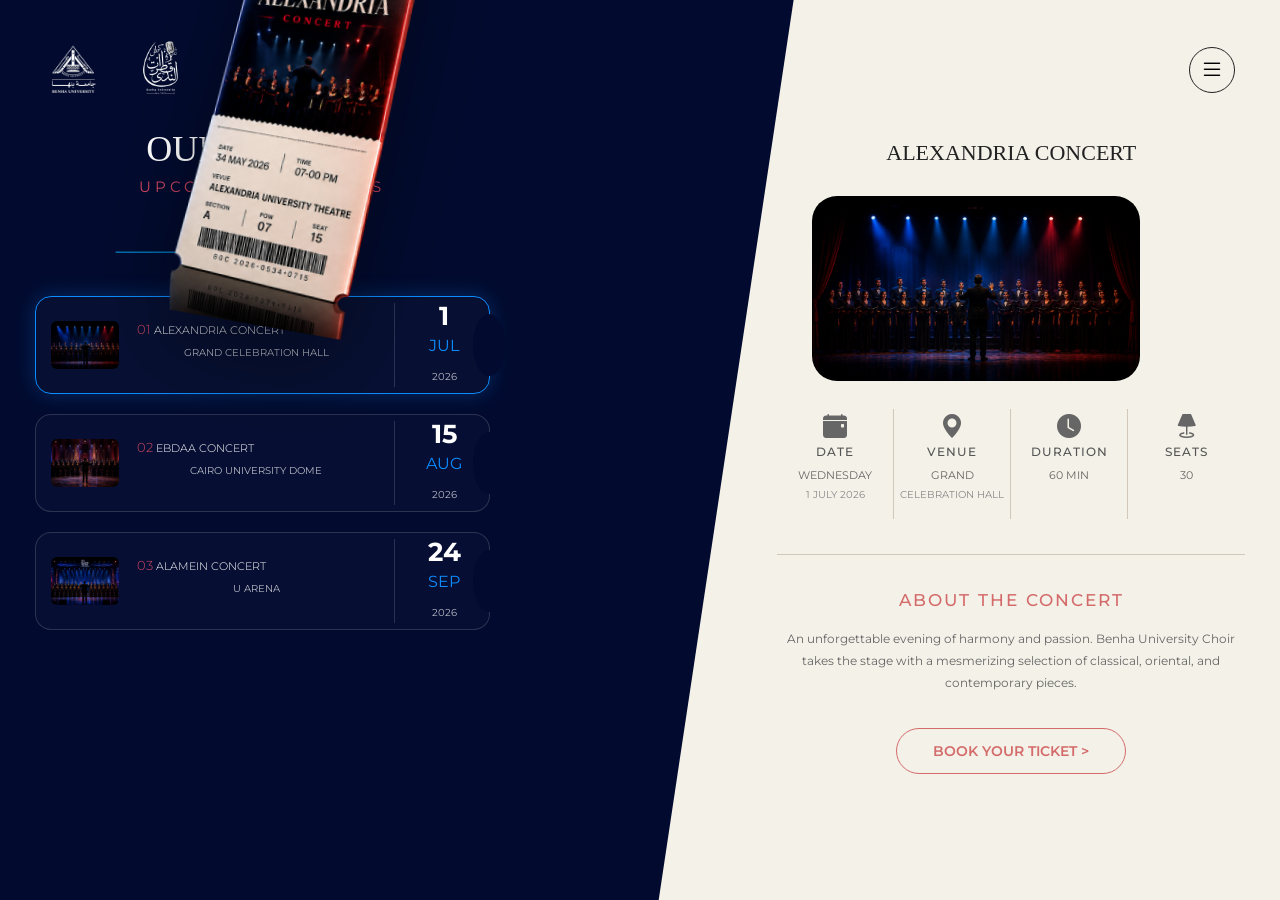
<file: book_ticket.html>
<!DOCTYPE html>
<html lang="en">

<head>
    <meta charset="UTF-8">
    <meta name="viewport" content="width=device-width, initial-scale=1.0">
    <title>book your ticket</title>
    <link href="https://cdn.jsdelivr.net/npm/bootstrap@5.3.8/dist/css/bootstrap.min.css" rel="stylesheet">
    <link rel="stylesheet" href="https://cdn.jsdelivr.net/npm/bootstrap-icons@1.11.3/font/bootstrap-icons.min.css">
    <link rel="stylesheet" href="css/style.css">
    <link rel="stylesheet" href="css/book_ticket.css">
</head>

<body>


<header class="tickets-header">

    <div class="header-left" >

        <a href="index.html"><img src="assets/logo2.png" class="logo">
            </a>

        <img src="assets/logo1.png" class="logo second-logo">

    </div>

    <button class="menu-btn">

        <i class="bi bi-list"></i>

    </button>

</header>



<section class="tickets-page">

    <div class="diagonal-bg"></div>

    <!-- LEFT -->

    <div class="left-side">

        <div class="ticket-title">

            <h1>OUR TICKETS</h1>

            <span>UPCOMING CONCERTS</span>

        </div>

        <div class="wave-line">
            <img src="assets/wave1.png">

        </div>



        <div class="concert-list">

            <!-- CARD 1 -->

            <div class="concert-card active" id="card1">

                <img src="assets/t1.png">

                <div class="concert-info">

                   

                    <h3><span>01</span>  ALEXANDRIA CONCERT</h3>

                    <p>GRAND CELEBRATION HALL</p>

                </div>

                <div class="concert-date">

                    <strong>1</strong>

                    <span>JUL</span>

                    <small>2026</small>

                </div>

            </div>

            <!-- CARD 2 -->

            <div class="concert-card" id="card2">

                <img src="assets/t2.png">

                <div class="concert-info">

                   

                    <h3> <span>02</span> EBDAA CONCERT</h3>

                    <p>CAIRO UNIVERSITY DOME</p>

                </div>

                <div class="concert-date">

                    <strong>15</strong>

                    <span>AUG</span>

                    <small>2026</small>

                </div>

            </div>

            <!-- CARD 3 -->

            <div class="concert-card" id="card3">

                <img src="assets/t3.png">

                <div class="concert-info">

                    

                    <h3><span>03</span> ALAMEIN CONCERT</h3>

                    <p>U ARENA</p>

                </div>

                <div class="concert-date">

                    <strong>24</strong>

                    <span>SEP</span>

                    <small>2026</small>

                </div>

            </div>

        </div>

    </div>





    <!-- CENTER -->

    <div class="center-side">

        <img src="assets/ticketttt.png" class="center-ticket">

    </div>





    <!-- RIGHT -->

    <div class="right-side">
        
        <h2 id="concertTitle">ALEXANDRIA CONCERT</h2>
        <img src="assets/t1.png" class="main-concert" id="concertImage">


        <div class="details-grid">

            <div class="detail">

                <i class="bi bi-calendar-event-fill" ></i>

                <h4>DATE <br></h4>

                <p id="concertDate">WEDNESDAY <br>

                <small>1 JULY 2026</small>
                </p>

            </div>

            <div class="detail">

                <i class="bi bi-geo-alt-fill"></i>

                <h4>VENUE <br></h4>

                <p id="concertVenue">GRAND <br>

                <small>CELEBRATION HALL</small></p>

            </div>

            <div class="detail">

                <i class="bi bi-clock-fill"></i>

                <h4 >DURATION <br></h4>

                <p id="concertDuration">60 MIN</p>

            </div>

            <div class="detail">

                <i class="bi bi-lamp-fill"></i>

                <h4 >SEATS <br></h4>

                <p id="concertSeats">30</p>

            </div>

        </div>

        <div class="divider"></div>

        <div class="about">

            <h3>ABOUT THE CONCERT</h3>

            <p id="concertAbout">

                An unforgettable evening of harmony and passion.

                Benha University Choir takes the stage with a mesmerizing

                selection of classical, oriental, and contemporary pieces.

            </p>

            <a href="#" class="book-btn">

                BOOK YOUR TICKET >

            </a>

        </div>

    </div>

</section>





    <script src="https://cdn.jsdelivr.net/npm/bootstrap@5.3.8/dist/js/bootstrap.bundle.min.js"></script>
    <script src="js/main.js"></script>
</body>

</html>
</file>
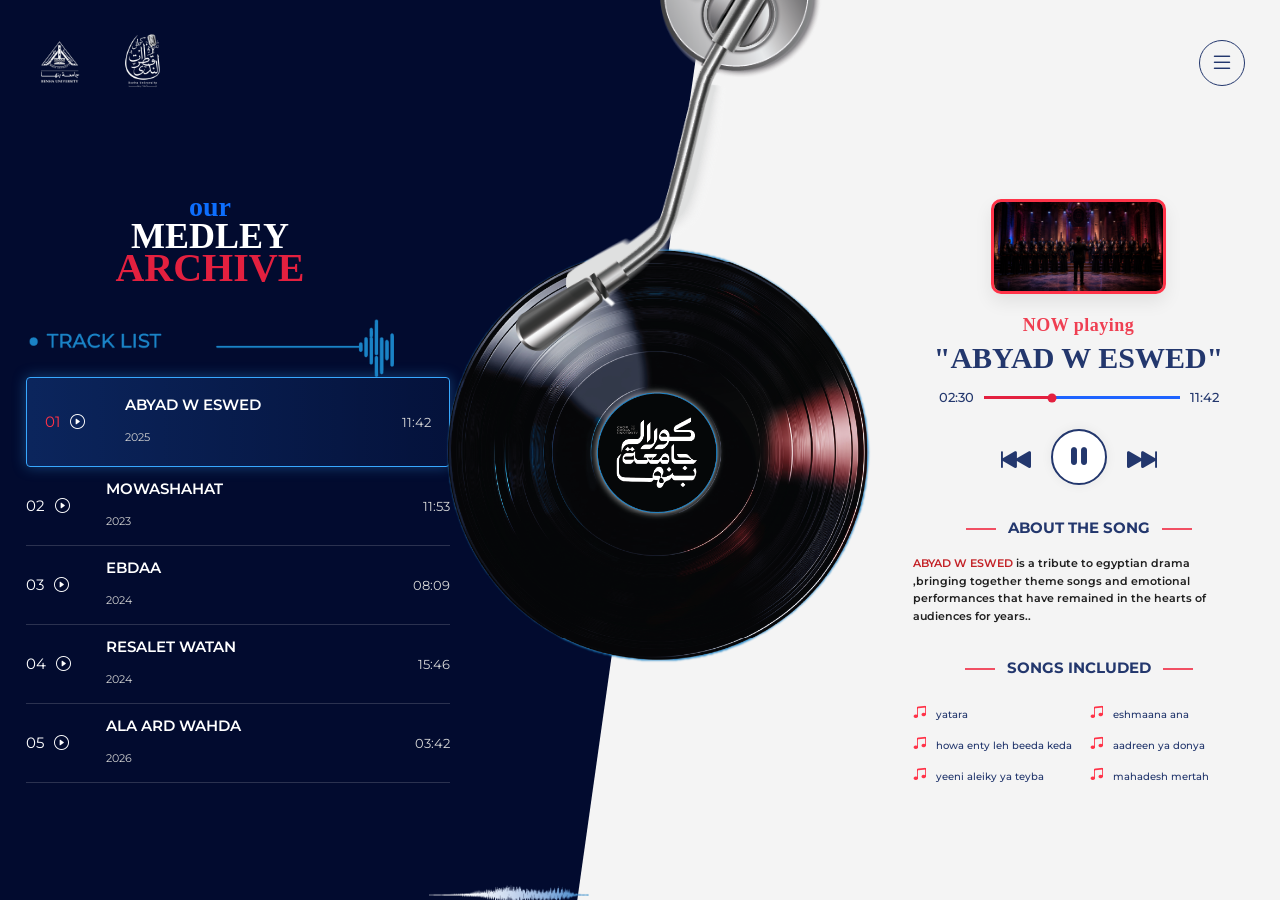
<file: medley.html>
<!DOCTYPE html>
<html lang="en">

<head>
    <meta charset="UTF-8">
    <meta name="viewport" content="width=device-width, initial-scale=1.0">
    <title>medley</title>
    <link href="https://cdn.jsdelivr.net/npm/bootstrap@5.3.8/dist/css/bootstrap.min.css" rel="stylesheet">
    <link rel="stylesheet" href="https://cdn.jsdelivr.net/npm/bootstrap-icons@1.11.3/font/bootstrap-icons.min.css">
    <link rel="stylesheet" href="css/style.css">
    <link rel="stylesheet" href="css/medley.css">
</head>

<body>

    <!-- HEADER -->
    <header class="medley-header">
        <div class="header-left">
            <a href="index.html"><img src="assets/logo2.png" class="logo">
            </a>
            <img src="assets/logo1.png" alt="Choir logo" class="logo second-logo">
        </div>

        <button class="menu-btn">
            <i class="bi bi-list"></i>
        </button>
    </header>

    <!-- PAGE -->
    <section class="medley-page">

        <!-- dark diagonal -->
        <div class="medley-diagonal"></div>

        <!-- LEFT -->
        <div class="medley-left">

            <h1 class="medley-title">
                <span class="small">our</span><br>
                <span class="big">MEDLEY</span><br>
                <span class="red">ARCHIVE</span>
            </h1>

            <div class="track-list-head">
                <img src="assets/tracklist.png" alt="Track list">
            </div>

            <div class="tracks-wrap">

                <div class="track active" id="track1">
                    <div class="track-left">
                        <span class="track-number">01</span>
                        <i class="bi bi-play-circle"></i>
                    </div>
                    <div class="track-info">
                        <h4>ABYAD W ESWED</h4>
                        <small>2025</small>
                    </div>
                    <div class="track-time">11:42</div>
                </div>


                <div class="track" id="track2">
                    <div class="track-left">
                        <span class="track-number">02</span>
                        <i class="bi bi-play-circle"></i>
                    </div>

                    <div class="track-info">
                        <h4>MOWASHAHAT</h4>
                        <small>2023</small>
                    </div>

                    <div class="track-time">11:53</div>
                </div>




                <div class="track" id="track3">
                    <div class="track-left">
                        <span class="track-number">03</span>
                        <i class="bi bi-play-circle"></i>
                    </div>

                    <div class="track-info">
                        <h4>EBDAA</h4>
                        <small>2024</small>
                    </div>

                    <div class="track-time">08:09</div>
                </div>

                <div class="track" id="track4">
                    <div class="track-left">
                        <span class="track-number">04</span>
                        <i class="bi bi-play-circle"></i>
                    </div>

                    <div class="track-info">
                        <h4>RESALET WATAN</h4>
                        <small>2024</small>
                    </div>

                    <div class="track-time">15:46</div>
                </div>

                <div class="track" id="track5">
                    <div class="track-left">
                        <span class="track-number">05</span>
                        <i class="bi bi-play-circle"></i>
                    </div>

                    <div class="track-info">
                        <h4>ALA ARD WAHDA</h4>
                        <small>2026</small>
                    </div>

                    <div class="track-time">03:42</div>
                </div>

            </div>


        </div>



        <!-- CENTER -->
        <div class="medley-center">

            <img src="assets/med.png" alt="" class="record-arm">

            <div class="record-wrapper">
                <img src="assets/cd.png" alt="">
            </div>

        </div>


        <div class="med-wave">
            <img src="assets/wavemed.png" alt="">
        </div>

        <!-- RIGHT -->
        <div class="medley-right">

            <div class="song-cover" id="songImage">
                <img src="assets/t2.png" alt="">
            </div>

            <p class="now-playing">NOW playing</p>

            <h1 id="songTitle">"ABYAD W ESWED"</h1>

            <div class="song-progress">
                <span class="start-time" id="startTime">02:30</span>

                <div class="progress-line">
                    <div class="progress-dot"></div>
                </div>

                <span class="end-time" id="endTime">11:42</span>
            </div>

            <div class="player-controls">
                <button>
                    <i class="bi bi-skip-backward-fill"></i>
                </button>

                <button class="play-btn">
                    <i class="bi bi-pause-fill"></i>
                </button>

                <button>
                    <i class="bi bi-skip-forward-fill"></i>
                </button>
            </div>

            <!-- ضيفي الراپر ده -->
            <div class="right-bottom">

                <h4 class="section-title">ABOUT THE SONG</h4>

                <p class="about-song" id="songAbout">
                    <span>ABYAD W ESWED</span> is a tribute to egyptian drama ,bringing together theme songs and emotional
                    performances that have remained in the hearts of audiences for years..


                <div class="songs-included">
                    <h4 class="songs-title">SONGS INCLUDED</h4>

                    <div class="songs-grid">
                        <div id="song1"><i class="bi bi-music-note-beamed"></i> yatara</div>
                        <div id="song2"><i class="bi bi-music-note-beamed"></i> eshmaana ana</div>
                        <div id="song3"><i class="bi bi-music-note-beamed"></i> howa enty leh beeda keda</div>
                        <div id="song4"><i class="bi bi-music-note-beamed"></i> aadreen ya donya</div>
                        <div id="song5"><i class="bi bi-music-note-beamed"></i> yeeni aleiky ya teyba</div>
                        <div id="song6"><i class="bi bi-music-note-beamed"></i> mahadesh mertah</div>
                    </div>
                </div>

            </div>

        </div>
    </section>

    <script src="https://cdn.jsdelivr.net/npm/bootstrap@5.3.8/dist/js/bootstrap.bundle.min.js"></script>
    <script src="js/main.js"></script>
</body>

</html>
</file>
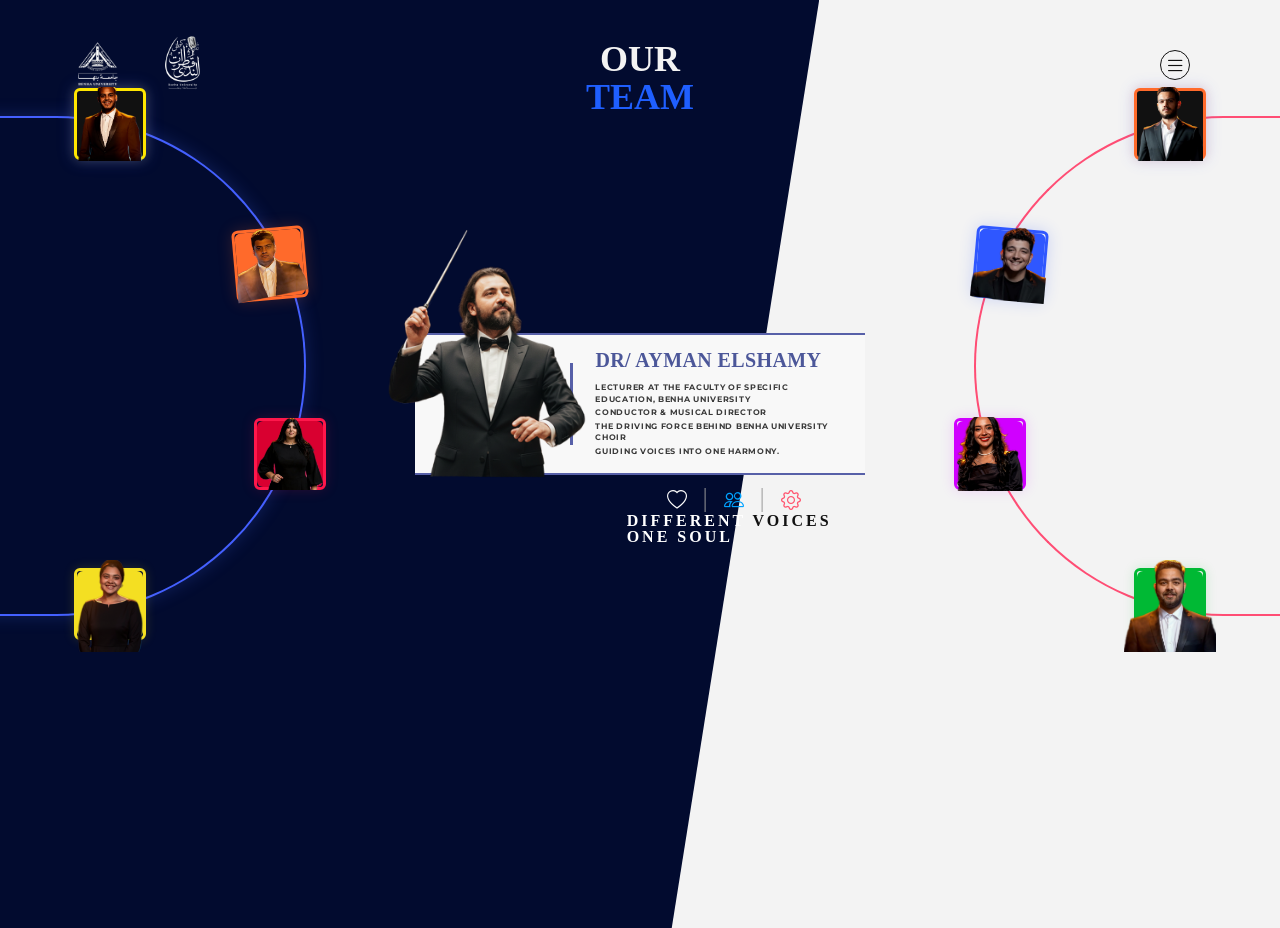
<file: our_team.html>
<!iaOCTYPE html>
<html lang="en">
<head>
    <meta charset="UTF-8">
    <meta name="viewport" content="width=device-width, initial-scale=1.0">
    <title>TEAM</title>
    <link href="https://cdn.jsdelivr.net/npm/bootstrap@5.3.8/dist/css/bootstrap.min.css" rel="stylesheet">
    <link rel="stylesheet" href="https://cdn.jsdelivr.net/npm/bootstrap-icons@1.11.3/font/bootstrap-icons.min.css">
    <link rel="stylesheet" href="css/style.css">
    <link rel="stylesheet" href="css/our_team.css">
</head>
<body>
    
     <!-- Navbar -->
 <header>
    <nav class="navbar navbar-expand-lg">
        <div class="container">

            <div class="logos">

                <a class="navbar-brand" href="index.html">
                    <img src="assets/logo2.png" alt="">
                </a>

                <img class="second-logo" src="assets/logo1.png" alt="">

            </div>

        </div>
        <div class="nav-right">
            <div class="menu-btn">
              <i class="bi bi-list"></i>
            </div>
        </div>
    </nav>
</header>


<section class="team-page">

    <div class="team-diagonal"></div>

    <!-- LEFT -->
    <div class="team-left">
        <div class="curve-left"></div>

        <div class="member-box member-l1">
            <img src="assets/l1.png" alt="">
        </div>

        <div class="member-box member-l2">
            <img src="assets/l2.png" alt="">
        </div>

        <div class="member-box member-l3">
            <img src="assets/l3.png" alt="">
        </div>

        <div class="member-box member-l4">
            <img src="assets/l4.png" alt="">
        </div>
    </div>

    <!-- CENTER -->
    <div class="team-center">

        <h2 class="team-title">
            OUR <br>
            <span>TEAM</span>
        </h2>

        <div class="maestro">
            <img src="assets/mmmmmmm.png" alt="Conductor">
        </div>

        <div class="info-card">
            <div class="card-line"></div>

            <div class="card-content">
                <h3>DR/ AYMAN ELSHAMY</h3>

                <p>LECTURER AT THE FACULTY OF SPECIFIC EDUCATION, BENHA UNIVERSITY</p>
                <p>CONDUCTOR & MUSICAL DIRECTOR</p>
                <p>THE DRIVING FORCE BEHIND BENHA UNIVERSITY CHOIR</p>
                <p>GUIDING VOICES INTO ONE HARMONY.</p>
            </div>
        </div>

        <div class="team-icons">
            <i class="bi bi-heart"></i>
            <div class="icon-divider"></div>

            <i class="bi bi-people"></i>
            <div class="icon-divider"></div>

            <i class="bi bi-gear"></i>
        </div>

        <div class="team-slogan">
           
            <div class="slogan-text">
                DIFFERENT <span>VOICES</span> <br>
                ONE SOUL
            </div>
            
        </div>

    </div>

    <!-- RIGHT -->
    <div class="team-right">
        <div class="curve-right"></div>

        <div class="member-box member-r1">
            <img src="assets/r1.png" alt="">
        </div>

        <div class="member-box member-r2">
            <img src="assets/r2.png" alt="">
        </div>

        <div class="member-box member-r3">
            <img src="assets/r3.png" alt="">
        </div>

        <div class="member-box member-r4">
            <img src="assets/r4.png" alt="">
        </div>
    </div>

</section>

 <script src="https://cdn.jsdelivr.net/npm/bootstrap@5.3.8/dist/js/bootstrap.bundle.min.js"></script>
    <script src="js/main.js"></script>
</body>
</html>
</file>
<file: css/style.css>
@font-face {
    font-family: "Montserrat";
    src: url("../assets/fonts/Montserrat/Montserrat-VariableFont_wght.ttf");
}

@font-face {
    font-family: "SpaceGrotesk";
    src: url("../assets/fonts/Space_Grotesk/SpaceGrotesk-VariableFont_wght.ttf");
}

* {
    margin: 0;
    padding: 0;
    box-sizing: border-box;
}

html {
    scroll-behavior: smooth;
}

body{
    font-family:"Montserrat";
    color:#fff;
    overflow-x:hidden;
}

/* Global */

.container {
    width: 90%;
    margin: auto;
}

section {
    padding: 100px 0;
}

a {
    text-decoration: none;
}

ul {
    list-style: none;
}

img {
    max-width: 100%;
    display: block;
}

.logos{
    display:flex;
    align-items:center;
    gap:15px;
}

.navbar-brand{
    margin:0;
}

.second-logo{
    width:50px;
    height:auto;
}



@keyframes fadeUp{
    from{
        opacity:0;
        transform:translateY(30px);
    }

    to{
        opacity:1;
        transform:translateY(0);
    }
}
</file>
<file: css/book_ticket.css>
/* ================= RESET ================= */

*{
    margin:0;
    padding:0;
    box-sizing:border-box;
}

body{
    font-family:'Montserrat',sans-serif;
    overflow-x:hidden;
    background:#f4f1e8;
}

img{
    display:block;
    max-width:100%;
}

a{
    text-decoration:none;
}

/* ================= HEADER ================= */

.tickets-header{
    position:absolute;
    top:0;
    left:0;
    width:100%;
    padding:25px 45px;
    display:flex;
    justify-content:space-between;
    align-items:center;
    z-index:100;
}

.header-left{
    display:flex;
    align-items:center;
    gap:15px;
}

.logo{
    width:55px;
}

.second-logo{
    width:90px;
}

.menu-btn{
    width:46px;
    height:46px;

    border-radius:50%;
    border:1.5px solid #222;

    background:transparent;

    display:flex;
    justify-content:center;
    align-items:center;

    cursor:pointer;

    font-size:24px;

    transition:.3s;
}

.menu-btn:hover{
    background:#020b2f;
    color:#fff;
}

/* ================= PAGE ================= */

.tickets-page{

    position:relative;

    display:flex;

    min-height:100vh;

    overflow:hidden;

    background:#f4f1e8;

    /* padding-top: 0; */

     align-items: flex-start;
       animation:fadeUp .8s ease;

} 



/* الخلفية المائلة */

.diagonal-bg{

    position:absolute;

    left:0;
    top:0;

    width:62%;
    height:100%;

    background:#020b2f;

    clip-path:polygon(
        0 0,
        100% 0,
        83% 100%,
        0 100%
    );

    z-index:0;
}
 

/* ================= LEFT ================= */

.left-side{

    position:relative;

    z-index:5;

    width:40%;

    padding:

        50px

        60px

        70px;

}



.ticket-title{

    text-align:center;

}

.ticket-title h1{

    font-family:"Cormorant Garamond",serif;

    font-size:50px;

    color:#fff;

    line-height:.8;

}

.ticket-title span{

    display:block;

    margin-top:12px;

    color:#d34761;

    letter-spacing:4px;

    font-size:18px;

}

/* ================= WAVE ================= */

.wave-line{

    display:flex;

    justify-content:center;

    align-items:center;

    gap:15px;

    margin:0;

}

.wave-title img{

    width:60px;

}

/* ================= LIST ================= */

.concert-list{

    display:flex;

    flex-direction:column;

    gap:28px;

}

/* ================= CARD ================= */

.concert-card{

    position:relative;

    display:flex;

    align-items:center;

    gap:18px;

    padding:18px 22px;

    height:125px;

    border-radius:16px;

    border:1px solid rgba(255,255,255,.15);

    color:#fff;

    background:rgba(255,255,255,.02);

    transition:.35s;

}

/* فتحة التيكت */

.concert-card::after{

    content:"";

    position:absolute;

    right:-16px;

    top:50%;

    transform:translateY(-50%);

    width:32px;

    height:62px;

    background:#020b2f;

    border-radius:50%;

}

.concert-card.active{

    border-color:#0c8cff;

    box-shadow:0 0 20px rgba(12,140,255,.25);

}

/* ================= IMAGE ================= */

.concert-card img{

    width:92px;

    height:62px;

    border-radius:6px;

    object-fit:cover;

}

/* ================= INFO ================= */

.concert-info{

    flex:1;
  

}

.concert-info span{

    color:#d34761;

    font-size:15px;

}

.concert-info h3{
   

    margin-top:8px;

    font-size:12px;

    font-weight:300;

    

}

.concert-info p{

    margin-top:8px;

    font-size:11px;
     
    text-align: center;

    opacity:.7;

}

/* ================= DATE ================= */

.concert-date{

    min-width:80px;

    text-align:center;

    border-left:1px solid rgba(255,255,255,.15);

    padding-left:20px;

}

.concert-date strong{

    display:block;

    font-size:34px;

    line-height:1;

}

.concert-date span{

    display:block;

    color:#0c8cff;

    margin:5px 0;

}

.concert-date small{

    opacity:.7;

    font-size:12px;

}


/* ================= CENTER ================= */

.center-side{
    position:relative;

    width:20%;

    display:flex;
    justify-content:center;
    align-items:center;

    z-index:8;
}
/* التذكرة */

.center-ticket{

    position:absolute;

    width:1000px;
      max-width:none; 

    left:-320px;
    top:40%;

    transform:translate(-50%,-50%) rotate(10deg);

     z-index:15;

    filter:drop-shadow(0 30px 40px rgba(0,0,0,.4));

    pointer-events:none;
    animation:floatTicket 3s ease-in-out infinite;
} 



/* ================= RIGHT ================= */

.right-side{

    position:relative;

    width:42%;

    padding:

        60px
        65px
        40px;

    z-index:5;
}


/* العنوان */

.right-side h2{

    font-family:"Cormorant Garamond",serif;

    font-size:28px;

    color:#222;

    text-align:center;

    margin-bottom:30px;

}
/* الصورة */

.main-concert{

    width:80%;

    border-radius:25px;

    margin-bottom:28px;

    margin-left: 50px;

}


/* ================= DETAILS ================= */

.details-grid{

    display:grid;

    grid-template-columns:repeat(4,1fr);

    margin-bottom:20px;

}

.detail{

    text-align:center;

    padding:0 5px;

    border-right:1px solid #cfc7ba;

}

.detail:last-child{

    border:none;

}

.detail i{

    font-size:30px;

    color:#666;

    margin-bottom:12px;

}

.detail h4{

    color:#555;

    font-size:14px;

    letter-spacing:1px;

}

.detail p{

    margin-top:8px;

    font-size:13px;

    color:#666;

}

.detail small{

    display:block;

    margin-top:5px;

    color:#888;

}

/* ================= DIVIDER ================= */

.divider{

    width:100%;

    height:1px;

    background:#cfc7ba;

    margin:35px 0;

}

/* ================= ABOUT ================= */

.about{

    text-align:center;

}

.about h3{

    color:#d46b6b;

    font-size: 20px;

    margin-bottom:18px;

    letter-spacing:2px;

}

.about p{

    color:#666;

    line-height:1.8;

    font-size: 15px;

    margin-bottom:35px;

}

/* ================= BUTTON ================= */

.book-btn{

    display:inline-flex;

    justify-content:center;
    align-items:center;

    width:320px;
    height:58px;

    border-radius:50px;

    border:1px solid #d46b6b;

    color:#d46b6b;

    font-weight:600;

    transition:.35s;

}

.book-btn:hover{

    background:#d46b6b;

    color:#fff;

}

@keyframes floatTicket{

    0%,100%{

        transform:
        rotate(11deg)
        translateY(0);

    }

    50%{

        transform:
        rotate(11deg)
        translateY(-8px);

    }

}



@keyframes fadeUp{
    from{
        opacity:0;
        transform:translateY(30px);
    }

    to{
        opacity:1;
        transform:translateY(0);
    }
}

.concert-card:hover{

    transform:translateX(10px);

}

@keyframes floatTicket{

    0%,100%{

        transform:
        rotate(-10deg)
        translateY(0);

    }

    50%{

        transform:
        rotate(-10deg)
        translateY(-12px);

    }

}

.book-btn:hover{

    transform:translateY(-4px);

    box-shadow:0 10px 20px rgba(0,0,0,.2);

}

@keyframes floatTicket{
    0%,100%{
        transform: rotate(10deg) translateY(0);
    }

    50%{
        transform: rotate(10deg) translateY(-12px);
    }
}


@media (max-width:1600px){

.left-side{
    width:39%;
    padding:45px 50px 60px;
}

.center-side{
    width:20%;
}

.right-side{
    width:41%;
    padding:55px 55px 35px;
}

.ticket-title h1{
    font-size:46px;
}

.center-ticket{
    width:900px;
    left:-285px;
}

.main-concert{
    width:78%;
    margin-left:45px;
}

.book-btn{
    width:290px;
    height:54px;
}

}

@media (max-width:1536px){

.left-side{
    width:40%;
}

.center-side{
    width:19%;
}

.right-side{
    width:41%;
}

.ticket-title h1{
    font-size:43px;
}

.ticket-title span{
    font-size:17px;
}

.center-ticket{
    width:840px;
    left:-270px;
}

.concert-card{
    height:118px;
}

.concert-card img{
    width:84px;
    height:58px;
}

.main-concert{
    width:75%;
}

.detail h4{
    font-size:13px;
}

.detail p{
    font-size:12px;
}

.about p{
    font-size:14px;
}

}

@media (max-width:1440px){

.left-side{
    width:40%;
    padding:40px 40px 50px;
}

.center-side{
    width:18%;
}

.right-side{
    width:42%;
    padding:45px 45px 30px;
}

.ticket-title h1{
    font-size:40px;
}

.ticket-title span{
    font-size:16px;
}

.wave-title img{
    width:52px;
}

.center-ticket{
    width:760px;
    left:-245px;
}

.concert-card{
    height:108px;
    padding:15px 18px;
}

.concert-card img{
    width:76px;
    height:52px;
}

.concert-date strong{
    font-size:30px;
}

.main-concert{
    width:72%;
    margin-left:40px;
}

.right-side h2{
    font-size:25px;
}

.about h3{
    font-size:18px;
}

.about p{
    font-size:13px;
}

.book-btn{
    width:260px;
    height:50px;
}

}

@media (max-width:1366px){

.left-side{
    width:41%;
    padding:35px 35px 45px;
}

.center-side{
    width:17%;
}

.right-side{
    width:42%;
    padding:40px 35px 25px;
}

.ticket-title h1{
    font-size:36px;
}

.ticket-title span{
    font-size:15px;
}

.wave-title img{
    width:46px;
}

.concert-list{
    gap:20px;
}

.concert-card{
    height:98px;
    padding:12px 15px;
}

.concert-card img{
    width:68px;
    height:48px;
}

.concert-info span{
    font-size:13px;
}

.concert-info h3{
    font-size:11px;
}

.concert-info p{
    font-size:10px;
}

.concert-date strong{
    font-size:26px;
}

.concert-date small{
    font-size:10px;
}

.center-ticket{
    width:690px;
    left:-220px;
}

.main-concert{
    width:70%;
    margin-left:35px;
}

.right-side h2{
    font-size:22px;
}

.detail i{
    font-size:24px;
}

.detail h4{
    font-size:12px;
}

.detail p{
    font-size:11px;
}

.about h3{
    font-size:17px;
}

.about p{
    font-size:12px;
}

.book-btn{
    width:230px;
    height:46px;
    font-size:14px;
}

}
</file>
<file: css/medley.css>
*{
    margin:0;
    padding:0;
    box-sizing:border-box;
}

body{
    font-family:'Montserrat',sans-serif;
    overflow-x:hidden;
    background:#f4f4f4;
    
}

/* ================= HEADER ================= */

.medley-header{
    position:absolute;
    top:0;
    left:0;
    width:100%;
    z-index:50;

    display:flex;
    justify-content:space-between;
    align-items:center;

    padding:18px 35px;
}

.header-left{
    display:flex;
    align-items:center;
    gap:14px;
}

.logo{
    width:48px;
    display:block;
}

.second-logo{
    width:90px;
}

.menu-btn{
    width:46px;
    height:46px;
    border-radius:50%;
    border:1.5px solid #23376d;
    background:transparent;
    color:#23376d;
    font-size:24px;
    display:flex;
    align-items:center;
    justify-content:center;
    cursor:pointer;
}

/* ================= PAGE ================= */
.medley-page{
    position:relative;
    min-height:100vh;
    overflow:hidden;

    display:flex;
    justify-content:space-between;
    align-items:center;

    background:#f4f4f4;
  animation:fadeUp .8s ease;
    padding:0 4%;
}

.medley-diagonal{
    position:absolute;
    top:0;
    left:0;
    width:55%;
    height:100%;
    background:#020b2f;
    clip-path:polygon(0 0,100% 0,82% 100%,0 100%);
    z-index:0;
}

.medley-left,
.medley-center,
.medley-right{
    position:relative;
    z-index:2;
}

/* ================= LEFT ================= */

.medley-left{
    width:26%;
    padding-top:70px;
}

.medley-title{
    text-align:center;
    line-height:.82;
    font-family:"Cormorant Garamond",serif;
    padding-top: 0;
    margin-top: 0;
    /* margin-bottom:34px; */
}

.medley-title .small{
    font-size: 40px;
    color:#0d6efd;
    font-weight:600;
}

.medley-title .big{
    font-size:48px;
    color:#fff;
    font-weight:600;
}

.medley-title .red{
    font-size:54px;
    color:#e3203f;
    font-weight:600;
}

.track-list-head{
    text-align:left;
    /* margin-bottom:25px; */
}

.track-list-head img{
    width:100%;
    max-width:520px;
}

.tracks-wrap{
    width:115%;
}

.track{
    width:100%;
    display:flex;
    align-items:center;
    justify-content:space-between;
    gap:18px;
    padding:18px 0;
    border-bottom:1px solid rgba(255,255,255,.16);
    color:#fff;
}

.track-left{
    display:flex;
    align-items:center;
    gap:10px;
    min-width:70px;
}

.track-number{
    font-size:19px;
    color:#fff;
}

.track-left i{
    font-size:15px;
    color:#fff;
}

.track-info{
    flex:1;
}

.track-info h4{
    font-size:20px;
    font-weight:600;
    margin-bottom:10px;
    color:#fff;
}

.track-info small{
    color:#d0d0d0;
    font-size:15px;
}

.track-time{
    font-size:18px;
    color:#d9d9d9;
    min-width:60px;
    text-align:right;
}

.track.active{
    padding:18px 18px;
    border:1px solid #38a8ff;
    border-radius:4px;
    background:linear-gradient(90deg, rgba(43,130,255,.22), rgba(43,130,255,.06));
    box-shadow:0 0 14px rgba(56,168,255,.35);
}

.track.active .track-number{
    color:#ff3348;
}

/* ================= CENTER ================= */

.medley-center{
    width:47%;
    position:relative;
    display:flex;
    justify-content:center;
    align-items:center;
}


.record-wrapper{
    position:relative;
    width:760px;
    height:760px;

    display:flex;
    justify-content:center;
    align-items:center;

    transform:none;
    z-index:3;
}
.record-wrapper img{
    width:100%;
    height:100%;
    object-fit:contain;
    display:block;
    animation:spin 20s linear infinite;
}


.record-arm{
    position:absolute;

    top:-260px;
    right:80px;

    width:370px;
    z-index:5;
}

/* ================= BOTTOM WAVE ================= */
.med-wave{
    position:absolute;
    
    right:55%;
    bottom: -6px;
    
    z-index:2;
}

.med-wave img{
    width:250px;
    display:block;
}

/* ================= RIGHT ================= */

.medley-right{
    width:24%;
    position:relative;
    z-index:2;

    display:flex;
    flex-direction:column;
    align-items:center;
padding-top:35px;

transform:translate(-25px,0);
}

/* ===== cover ===== */
.song-cover{
    margin-bottom:18px;
    margin-top: 50px;
}

.song-cover img{
    width:245px;
    height:135px;
    object-fit:cover;
    display:block;

    border-radius:10px;
    border:3px solid #ff3348;
    box-shadow:0 8px 18px rgba(0,0,0,.08);
}

/* ===== now playing ===== */
.now-playing{
    color:#ef3f52;
    font-size:18px;
    font-family:"Cormorant Garamond",serif;
    font-weight:700;
    letter-spacing:.5px;
    margin:0 0 6px;
    text-align:center;
    text-transform:none;
}

/* ===== title ===== */
.medley-right h1,
.medley-right h2{
    font-size:48px;
    color:#23376d;
    text-align:center;
    margin:0 0 16px;
    line-height:.88;
    font-family:"Cormorant Garamond",serif;
    font-weight:700;
}

/* ===== progress ===== */
.song-progress{
    display:flex;
    align-items:center;
    gap:10px;
    width:100%;
    max-width:360px;
    margin:0 0 22px;
}

.song-progress span{
    font-size:13px;
    color:#23376d;
    font-weight:500;
}

.progress-line{
    flex:1;
    height:3px;
    position:relative;
    background:linear-gradient(
        90deg,
        #e3203f 0%,
        #e3203f 35%,
        #1e63ff 35%,
        #1e63ff 100%
    );
}

.progress-dot{
    position:absolute;
    left:35%;
    top:50%;
    width:9px;
    height:9px;
    background:#e3203f;
    border-radius:50%;
    transform:translate(-50%,-50%);
}

/* ===== controls ===== */
.player-controls{
    display:flex;
    justify-content:center;
    align-items:center;
    gap:22px;
    margin:0 0 28px;
}

.player-controls button{
    width:46px;
    height:46px;
    border:none;
    border-radius:50%;
    background:transparent;
    color:#23376d;
    font-size:30px;
    cursor:pointer;
}

.play-btn{
    width:66px !important;
    height:66px !important;
    border:2px solid #23376d !important;
    background:#fff !important;
    box-shadow:0 0 12px rgba(0,0,0,.06);
}

.play-btn i{
    font-size:32px;
}

/* ===== bottom block ===== */
.right-bottom{
    width:100%;
    margin-top:6px;

    display:flex;
    flex-direction:column;
    align-items:center;
}

/* ===== section titles ===== */
.section-title,
.songs-title{
    position:relative;
    display:inline-block;
    color:#23376d;
    font-size:15px;
    margin:0 0 18px;
    font-weight:700;
    text-transform:uppercase;
}

.section-title::before,
.section-title::after,
.songs-title::before,
.songs-title::after{
    content:"";
    position:absolute;
    top:50%;
    width:30px;
    height:2px;
    background:#f14f63;
}

.section-title::before,
.songs-title::before{
    left:-42px;
}

.section-title::after,
.songs-title::after{
    right:-42px;
}

/* ===== about ===== */
.about-song{
    color:#1f1f1f;
    line-height:1.6;
    font-size:15px;
    font-weight:600;

    width:100%;
    max-width:360px;

    text-align:left;
    margin:0 auto 30px;
}

.about-song span{
    color: #c32126;
}

/* ===== songs ===== */
.songs-included{
    width:100%;
    text-align:center;
    
}

.songs-grid{
    display:grid;
    grid-template-columns:1fr 1fr;
    gap:14px 24px;
    margin-top:8px;
    width:100%;
}

.songs-grid div{
    font-size:12px;
    color:#23376d;
    white-space:nowrap;
    text-align:left;
    font-weight:500;
}

.songs-grid i{
    color:#ff3348;
    margin-right:6px;
    font-size:14px;
}



@keyframes fadeUp{
    from{
        opacity:0;
        transform:translateY(30px);
    }

    to{
        opacity:1;
        transform:translateY(0);
    }
}

@keyframes spin{

    from{

        transform:rotate(0);

    }

    to{

        transform:rotate(360deg);

    }

}



@media (max-width:1600px){

.medley-left{
    width:27%;
}

.medley-center{
    width:45%;
}

.medley-right{
    width:25%;
    transform:translate(-15px,0);
}

.medley-title .small{
    font-size:36px;
}

.medley-title .big{
    font-size:44px;
}

.medley-title .red{
    font-size:50px;
}

.track-info h4{
    font-size:18px;
}

.track-info small{
    font-size:13px;
}

.track-time{
    font-size:16px;
}

.record-wrapper{
    width:670px;
    height:670px;
}

.record-arm{
    width:330px;
    top:-230px;
    right:65px;
}

.song-cover img{
    width:220px;
    height:120px;
}

.medley-right h1,
.medley-right h2{
    font-size:42px;
}

.about-song{
    font-size:14px;
}

.med-wave{
    right:54%;
}

.med-wave img{
    width:220px;
}

}


@media (max-width:1536px){

.medley-left{
    width:28%;
}

.medley-center{
    width:44%;
}

.medley-right{
    width:25%;
}

.record-wrapper{
    width:620px;
    height:620px;
}

.record-arm{
    width:305px;
    top:-290px;
    right:130px;
}

.song-cover img{
    width:205px;
    height:115px;
}

.medley-right h1,
.medley-right h2{
    font-size:38px;
}

.track{
    padding:15px 0;
}

.track-info h4{
    font-size:17px;
}

.track-number{
    font-size:17px;
}

.track-time{
    font-size:15px;
}

.med-wave img{
    width:200px;
}

.about-song{
    font-size:13px;
}

}


@media (max-width:1440px){

.medley-page{
    padding:0 3%;
}

.medley-left{
    width:29%;
}

.medley-center{
    width:43%;
}

.medley-right{
    width:26%;
}

.medley-title .small{
    font-size:32px;
}

.medley-title .big{
    font-size:40px;
}

.medley-title .red{
    font-size:45px;
}

.record-wrapper{
    width:560px;
    height:560px;
}

.record-arm{
    width:350px;
    top:-370px;
    right:90px;
}

.song-cover img{
    width:190px;
    height:105px;
}

.medley-right h1,
.medley-right h2{
    font-size:34px;
}

.track-info h4{
    font-size:16px;
}

.track-info small{
    font-size:12px;
}

.track-time{
    font-size:14px;
}

.about-song{
    font-size:12px;
}

.songs-grid div{
    font-size:11px;
}

.med-wave img{
    width:180px;
}

}


@media (max-width:1366px){

.medley-page{
    padding:0 2%;
}

.medley-left{
    width:30%;
}

.medley-center{
    width:42%;
}

.medley-right{
    width:27%;
    transform:translate(-10px,0);
}

.medley-title .small{
    font-size:28px;
}

.medley-title .big{
    font-size:36px;
}

.medley-title .red{
    font-size:40px;
}

.track{
    gap:10px;
    padding:13px 0;
}

.track-number{
    font-size:15px;
}

.track-info h4{
    font-size:15px;
}

.track-info small{
    font-size:11px;
}

.track-time{
    font-size:13px;
}

.record-wrapper{
    width:500px;
    height:500px;
}

.record-arm{
    width:310px;
    top:-300px;
    right:90px;
}

.song-cover img{
    width:175px;
    height:95px;
}

.medley-right h1,
.medley-right h2{
    font-size:30px;
}

.song-progress{
    max-width:280px;
}

.player-controls{
    gap:16px;
}

.player-controls button{
    width:38px;
    height:38px;
}

.play-btn{
    width:56px !important;
    height:56px !important;
}

.about-song{
    font-size:11px;
}

.songs-grid{
    gap:10px 18px;
}

.songs-grid div{
    font-size:10px;
}

.med-wave img{
    width:160px;
}

}
</file>
<file: css/our_team.css>
body {
     background: none;
 }

 /* our team */
 header {
     position: absolute;
     top: 0;
     left: 0;
     width: 100%;
     z-index: 1000;
 }

 .navbar {
     padding: 20px 40px;
     background: transparent;
 }

 /* ================= TEAM PAGE FULL CSS ================= */


 .team-page {
     position: relative;
     min-height: 100vh;
     /* height:100vh; */
     overflow: hidden;
     background: #f3f3f3;

     display: flex;
     justify-content: space-between;
     align-items: flex-start;

     padding: 18px 24px 10px;
     animation: fadeUp .8s ease;
 }

 /* logos / nav */
 .navbar-brand img {
     width: 50px;
 }

 .second-logo {
     width: 90px;
     height: auto;
 }

 .menu-btn {
     width: 30px;
     height: 30px;
     color: #111;
     border: 1px solid #111;
     border-radius: 50%;
     display: flex;
     justify-content: center;
     align-items: center;
     font-size: 21px;
     margin-right: 50px;
     cursor: pointer;
     transition: .3s;
     background: transparent;
 }

 .menu-btn:hover {
     border-color: #1e90ff;
     color: #1e90ff;
 }


 .team-diagonal {
     position: absolute;
     top: 0;
     left: 0;
     width: 64%;
     height: 100%;
     background: #020b2f;
     clip-path: polygon(0 0, 100% 0, 82% 100%, 0 100%);
     z-index: 0;
 }

 .team-left,
 .team-center,
 .team-right {
     position: relative;
     z-index: 2;
 }

 /* ================= LEFT / RIGHT COLUMNS ================= */

 .team-left,
 .team-right {
     width: 20%;
     min-width: 240px;
     height: 100%;
     position: relative;
     z-index: 3;
     padding-top: 0;
 }

 /* ================= CURVES ================= */

 .curve-left {
     position: absolute;
     left: -168px;
     top: 98px;
     width: 450px;
     height: 500px;
     border: 2px solid #4460ff;
     border-left: none;
     border-radius: 0 320px 320px 0;
     z-index: 1;
     box-shadow: 0 0 18px rgba(73, 104, 255, .22);
 }

 .curve-right {
     position: absolute;
     right: -168px;
     top: 98px;
     width: 450px;
     height: 500px;
     border: 2px solid #ff4d74;
     border-right: none;
     border-radius: 320px 0 0 320px;
     z-index: 1;
 }

 /* ================= COMMON MEMBER BOX ================= */

 .member-box {
     position: absolute;
      width:clamp(68px,5vw,86px);
    height:clamp(68px,5vw,86px);
     border-radius: 6px;
     overflow: visible;
     z-index: 4;
     display: flex;
     align-items: center;
     justify-content: center;
     box-shadow:
         0 12px 18px rgba(0, 0, 0, .16),
         0 0 18px rgba(255, 255, 255, .05);
     transition: .35s;
 }


 .member-box::before {
     content: "";
     position: absolute;
     inset: 0;
     border-radius: 6px;
     z-index: 1;
 }


 .member-box img {
     position: relative;
     z-index: 2;
     display: block;
     max-width: none;
     object-fit: contain;
 }

 /* ================= LEFT POSITIONS ================= */

 .member-l1 {
     top: 70px;
     left: 50px;
     ;
     border: 3px solid #ffe600;
     background: #111;
     box-shadow:
         0 0 16px rgba(77, 99, 255, .35),
         0 0 12px rgba(255, 230, 0, .18);
 }

 .member-l1::before {
     background: #111;
 }

 .member-l2 {
     top: 210px;
     left: 210px;
     transform: rotate(-5deg);
     border: 3px solid #ff6a2b;
     box-shadow: 0 0 16px rgba(255, 106, 43, .20);
 }

 .member-l2::before {
     background: #ff6a2b;
 }

 .member-l3 {
     top: 400px;
     left: 230px;
     border: 3px solid #ff174b;
     box-shadow: 0 0 14px rgba(255, 23, 75, .16);
 }

 .member-l3::before {
     background: #d90030;
 }

 .member-l4 {
     top: 550px;
     left: 50px;
     border: 3px solid #f4df22;
     box-shadow: 0 0 12px rgba(244, 223, 34, .16);
 }

 .member-l4::before {
     background: #f4df22;
 }

 /* ================= RIGHT POSITIONS ================= */

 .member-r1 {
     top: 70px;
     right: 50px;
     border: 3px solid #ff6a2b;
     background: #111;
     box-shadow:
         0 0 16px rgba(77, 99, 255, .22),
         0 0 10px rgba(255, 106, 43, .18);
 }

 .member-r1::before {
     background: #111;
 }

 .member-r2 {
     top: 210px;
     right: 210px;
     transform: rotate(5deg);
     border: 3px solid #2f57ff;
     box-shadow: 0 0 16px rgba(47, 87, 255, .20);
 }

 .member-r2::before {
     background: #2f57ff;
 }


 .member-r3 {
     top: 400px;
     right: 230px;
     border: 3px solid #d000ff;
     box-shadow: 0 0 14px rgba(208, 0, 255, .16);
 }

 .member-r3::before {
     background: #d000ff;
 }

 .member-r4 {
     top: 550px;
     right: 50px;
     border: 3px solid #00b934;
     box-shadow: 0 0 12px rgba(0, 185, 52, .16);
 }

 .member-r4::before {
     background: #00b934;
 }

 /* ================= IMAGES INSIDE BOXES ================= */



 .member-l1 img {
     width: 118px;
     height: auto;
     transform: translateY(10px);
 }


 .member-l2 img {
     width: 102px;
     height: auto;
     transform: translateY(12px);
 }


 .member-l3 img {
     width: 106px;
     height: auto;
     transform: translateY(8px);
 }


 .member-l4 img {
     width: 122px;
     height: auto;
     transform: translateY(14px);
 }


 .member-r1 img {
     width: 118px;
     height: auto;
     transform: translateY(10px);
 }


 .member-r2 img {
     width: 104px;
     height: auto;
     transform: translateY(8px);
 }


 .member-r3 img {
     width: 106px;
     height: auto;
     transform: translateY(8px);
 }


 .member-r4 img {
     width: 120px;
     height: auto;
     transform: translateY(14px);
 }

 /* ================= CENTER ================= */

 .team-center {
     flex: 1;
     min-width: 700px;
     min-height: 100vh;
     position: relative;
     display: flex;
     flex-direction: column;
     align-items: center;
 }

 /* ================= TITLE ================= */

 .team-title {
     position: absolute;
     top: 22px;
     left: 50%;
     transform: translateX(-50%);
     font-family: "Cormorant Garamond", serif;
     font-size: clamp(34px, 3.6vw, 56px);
     line-height: .9;
     font-weight: 600;
     text-align: center;
     color: #f3f3f3;
     z-index: 6;
     margin: 0;
 }

 .team-title span {
     color: #1f5fff;
     display: block;
     margin-top: 6px;
 }

 /* ================= MAESTRO ================= */

 .maestro {
     position: absolute;
     top: -140px;
     left: 210px;
     z-index: 5;
 }

 .maestro img {
     width: clamp(220px, 22vw, 340px);
     display: block;
 }

 /* ================= INFO CARD ================= */

 .info-card {
     position: absolute;
     top: 320px;
     left: 40%;
     transform: translateX(-20%);

     z-index: 4;
     width: min(660px, 48vw);
     min-height: 128px;
     background: #f8f8f8;

     display: flex;
     align-items: center;
     gap: 22px;

     padding: 22px clamp(20px, 2vw, 28px) 22px clamp(150px, 13vw, 240px);
 }

 .info-card::before,
 .info-card::after {
     content: "";
     position: absolute;
     left: 0;
     width: 100%;
     height: 2px;
     background: #5760a8;
 }

 .info-card::before {
     top: 0;
 }

 .info-card::after {
     bottom: 0;
 }

 .card-line {
     width: 3px;
     height: 82px;
     background: #5760a8;
     flex-shrink: 0;
 }

 .card-content h3 {
     color: #4c5799;
     font-size: 31px;
     font-family: "Cormorant Garamond", serif;
     margin-bottom: 10px;
     font-weight: 700;
     letter-spacing: .4px;
 }

 .card-content p {
     color: #3a3a3a;
     font-size: 10px;
     line-height: 1.45;
     letter-spacing: .7px;
     margin-bottom: 2px;
     text-transform: uppercase;
     font-weight: 700;
 }

 /* ================= ICONS ================= */

 .team-icons {
     position: absolute;
     top: 520px;

     left: 50%;

     transform: translateX(-10%);

     display: flex;
     align-items: center;
     gap: 18px;
     z-index: 5;
 }

 .team-icons i {
     font-size: 20px;
     color: #273c75;
 }

 .team-icons i:nth-child(1) {
     color: #fff;
 }

 .team-icons i:nth-child(3) {
     color: #00a2ff;
 }

 .team-icons i:nth-child(5) {
     color: #ff546e;
 }

 .icon-divider {
     width: 1px;
     height: 24px;
     background: #999;
 }

 /* ================= SLOGAN ================= */

 .team-slogan {
     position: absolute;
     top: 550px;
     left: 50%;

     transform: translateX(-25%);
     display: flex;
     align-items: center;
     gap: 18px;
     z-index: 5;
 }

 .team-slogan img {
     width: 62px;
     height: auto;
     display: block;
     object-fit: contain;
 }

 .slogan-text {
     font-family: "Cormorant Garamond", serif;
     font-size: 20px;
     letter-spacing: 3px;
     line-height: 1;
     color: #fff;
     font-weight: 700;
     margin-left: 50px;
 }

 .slogan-text span {
     color: #111;
 }

 /* ================= FINAL MEMBER IMAGES FIX ================= */


 .member-l1 img {
     width: 112%;
     height: 112%;
     object-fit: cover;
     object-position: center 14%;
     transform: translateY(0);
 }


 .member-l2 img {
     width: 112%;
     height: 112%;
     object-fit: cover;
     object-position: center 18%;
     transform: translateY(0);
 }


 .member-l3 img {
     width: 108%;
     height: 108%;
     object-fit: cover;
     object-position: center 16%;
     transform: translateY(0);
 }


 .member-l4 img {
     width: 140%;
     height: 140%;
     object-fit: cover;
     object-position: center 6%;
     transform: translateY(2px);
 }


 .member-r1 img {
     width: 112%;
     height: 112%;
     object-fit: cover;
     object-position: center 14%;
     transform: translateY(0);
 }


 .member-r2 img {
     width: 112%;
     height: 112%;
     object-fit: cover;
     object-position: center 14%;
     transform: translateY(0);
 }

 .member-r3 img {
     width: 112%;
     height: 112%;
     object-fit: cover;
     object-position: center 16%;
     transform: translateY(0);
 }


 .member-r4 img {
     width: 138%;
     height: 138%;
     object-fit: cover;
     object-position: center 6%;
     transform: translateY(2px);
 }


 @keyframes fadeUp {
     from {
         opacity: 0;
         transform: translateY(30px);
     }

     to {
         opacity: 1;
         transform: translateY(0);
     }
 }

 .member-box:hover {
     transform: translateY(-8px) scale(1.05);
 }


 @media (max-width:1600px){
 
     .team-title{
         top: 18px;
         right: 315px;
         font-size: 52px;
     }
 
     .maestro{
         left: 150px;
         top: -100px;
     }
 
     .maestro img{
         width: 315px;
     }
 
     .info-card{
         top: 318px;
         left:350px;
         width: 600px;
         padding: 22px 28px 22px 220px;
     }
 
     .card-content h3{
         font-size: 29px;
     }
 
     .card-content p{
         font-size: 9.5px;
     }
 
     .team-icons{
         top: 515px;
         left: 510px;
     }
 
     .team-slogan{
         top: 555px;
         left: 460px;
     }
 
     .slogan-text{
         font-size: 19px;
     }
 
 }


 @media (max-width:1536px){

    .team-title{
        top: 22px;
        right: 290px;
        font-size: 48px;
    }

    .maestro{
        left: 120px;
        top: -70px;
    }

    .maestro img{
        width: 290px;
    }

    .info-card{
        top: 315px;
        left: 310px;
        width: 560px;
        padding: 20px 24px 20px 205px;
    }

    .card-content h3{
        font-size: 26px;
    }

    .card-content p{
        font-size: 9px;
    }

    .team-icons{
        top: 500px;
        left: 490px;
    }

    .team-slogan{
        top: 540px;
        left: 430px;
    }

    .slogan-text{
        font-size: 18px;
    }
    
}    
@media (max-width:1440px){

    .team-title{
        top: 28px;
        right: 255px;
        font-size: 42px;
    }

    .maestro{
        left: 135px;
        top: 10px;
    }

    .maestro img{
        width: 245px;
    }

    .info-card{
        top: 315px;
        left: 295px;
        width: 470px;
        padding: 18px 22px 18px 170px;
    }

    .card-content h3{
        font-size: 22px;
    }

    .card-content p{
        font-size: 8.5px;
    }

    .team-icons{
        top: 480px;
        left: 425px;
    }

    .team-slogan{
        top: 510px;
        left: 410px;
    }

    .slogan-text{
        font-size: 17px;
    }

}



 @media (max-width:1366px){

    .team-title{
        top: 25px;
        font-size: 36px;
    }    

    .maestro{
        top: 30px;
        left: 100px;
    }    

    .maestro img{
        width: 230px;
    }    

    .info-card{
        top: 315px;
        left: 235px;
        width: 450px;
        padding: 15px 18px 15px 155px;
    }    

    .card-content h3{
        font-size: 20px;
    }    

    .card-content p{
        font-size: 8px;
    }    

    .team-icons{
        top: 470px;
        left: 410px;
    }    

    .team-slogan{
        top: 495px;
        left: 370px;
    }    

    .slogan-text{
        font-size: 16px;
    }    

    .member-box{
        width: 72px;
        height: 72px;
    }    

}
</file>
